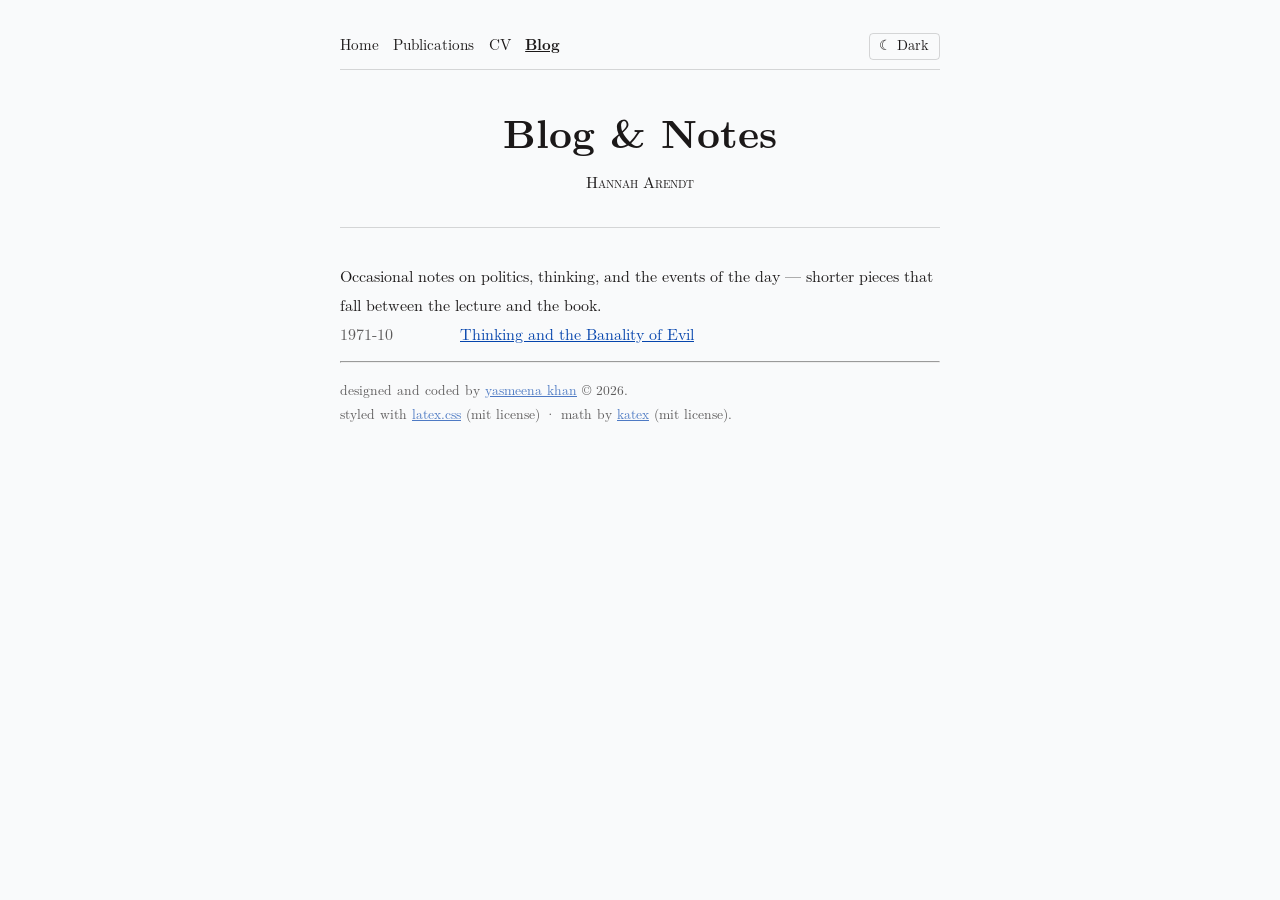
<file: blog.html>
<!DOCTYPE html>
<html lang="en">
<head>
  <meta charset="utf-8" />
  <meta name="viewport" content="width=device-width, initial-scale=1" />
  <title>Hannah Arendt — Blog</title>
  <meta name="description" content="Notes and essays by Hannah Arendt." />

  <link rel="icon" href="assets/favicon.svg" type="image/svg+xml" />

  <!-- Social preview (edit for your site) -->
  <meta property="og:type" content="website" />
  <meta property="og:title" content="Hannah Arendt — Blog" />
  <meta property="og:description" content="Notes and essays by Hannah Arendt." />
  <meta name="twitter:card" content="summary" />

  <link rel="stylesheet" href="styles/latex.min.css" />
  <link rel="stylesheet" href="styles/custom.css" />
</head>

<body>
  <script>try { if (localStorage.getItem("theme") === "dark") document.body.classList.add("latex-dark"); } catch (e) {}</script>

  <nav class="site-nav">
    <ul class="nav-links">
      <li><a href="index.html">Home</a></li>
      <li><a href="publications.html">Publications</a></li>
      <li><a href="cv.html">CV</a></li>
      <li><a href="blog.html" aria-current="page">Blog</a></li>
    </ul>
    <button class="theme-toggle" type="button" aria-pressed="false">☾ Dark</button>
  </nav>

  <header>
    <h1>Blog &amp; Notes</h1>
    <p class="author">Hannah Arendt</p>
  </header>

  <main id="main">
    <p>
      Occasional notes on politics, thinking, and the events of the day — shorter
      pieces that fall between the lecture and the book.
    </p>

    <ul class="post-list">
      <li>
        <span class="post-date">1971-10</span>
        <a href="posts/thinking-and-evil.html">Thinking and the Banality of Evil</a>
      </li>
    </ul>
  </main>

  <footer>
    <hr />
    <p style="font-size: 0.85rem; opacity: 0.7;">
      designed and coded by <a href="https://github.com/yasikhan">yasmeena khan</a> &copy; 2026.<br />
      styled with <a href="https://latex.vercel.app/">latex.css</a> (mit license) &middot;
      math by <a href="https://katex.org/">katex</a> (mit license).
    </p>
  </footer>

  <script src="scripts/theme.js"></script>
</body>
</html>
</file>
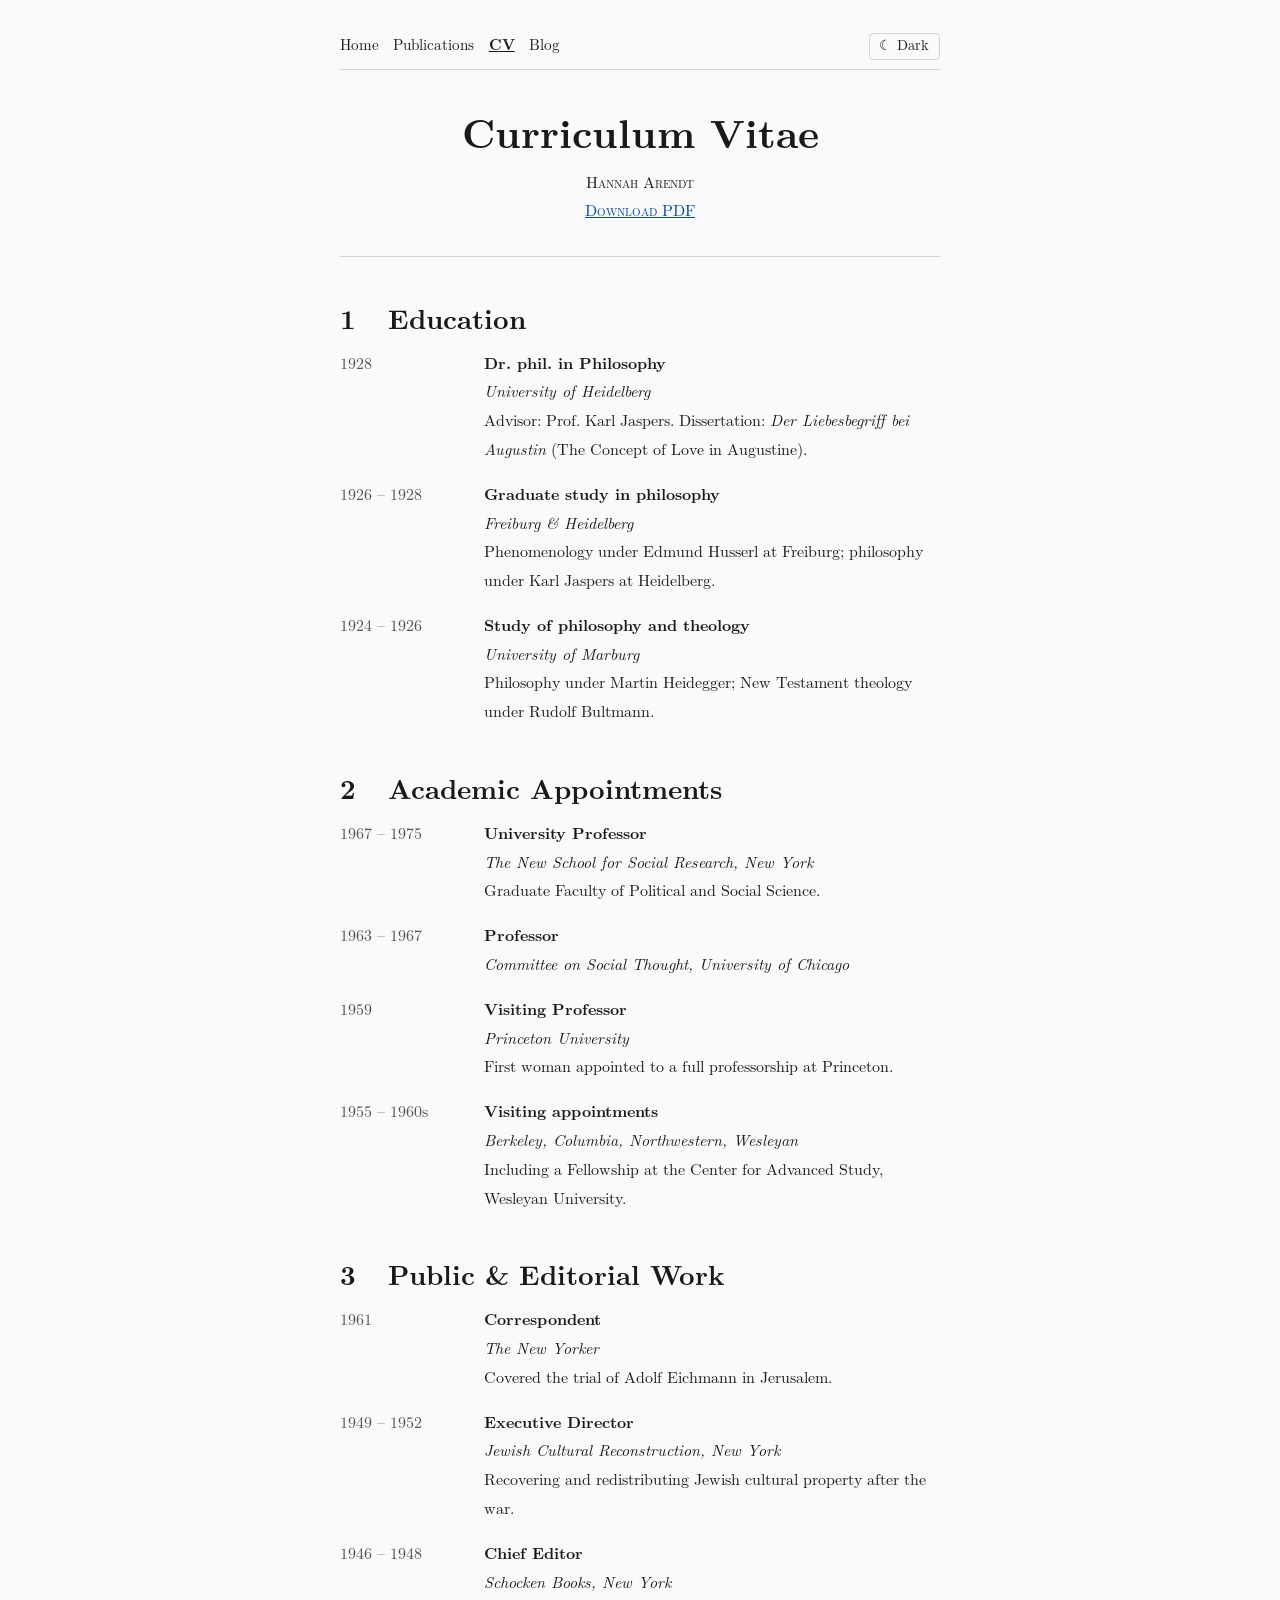
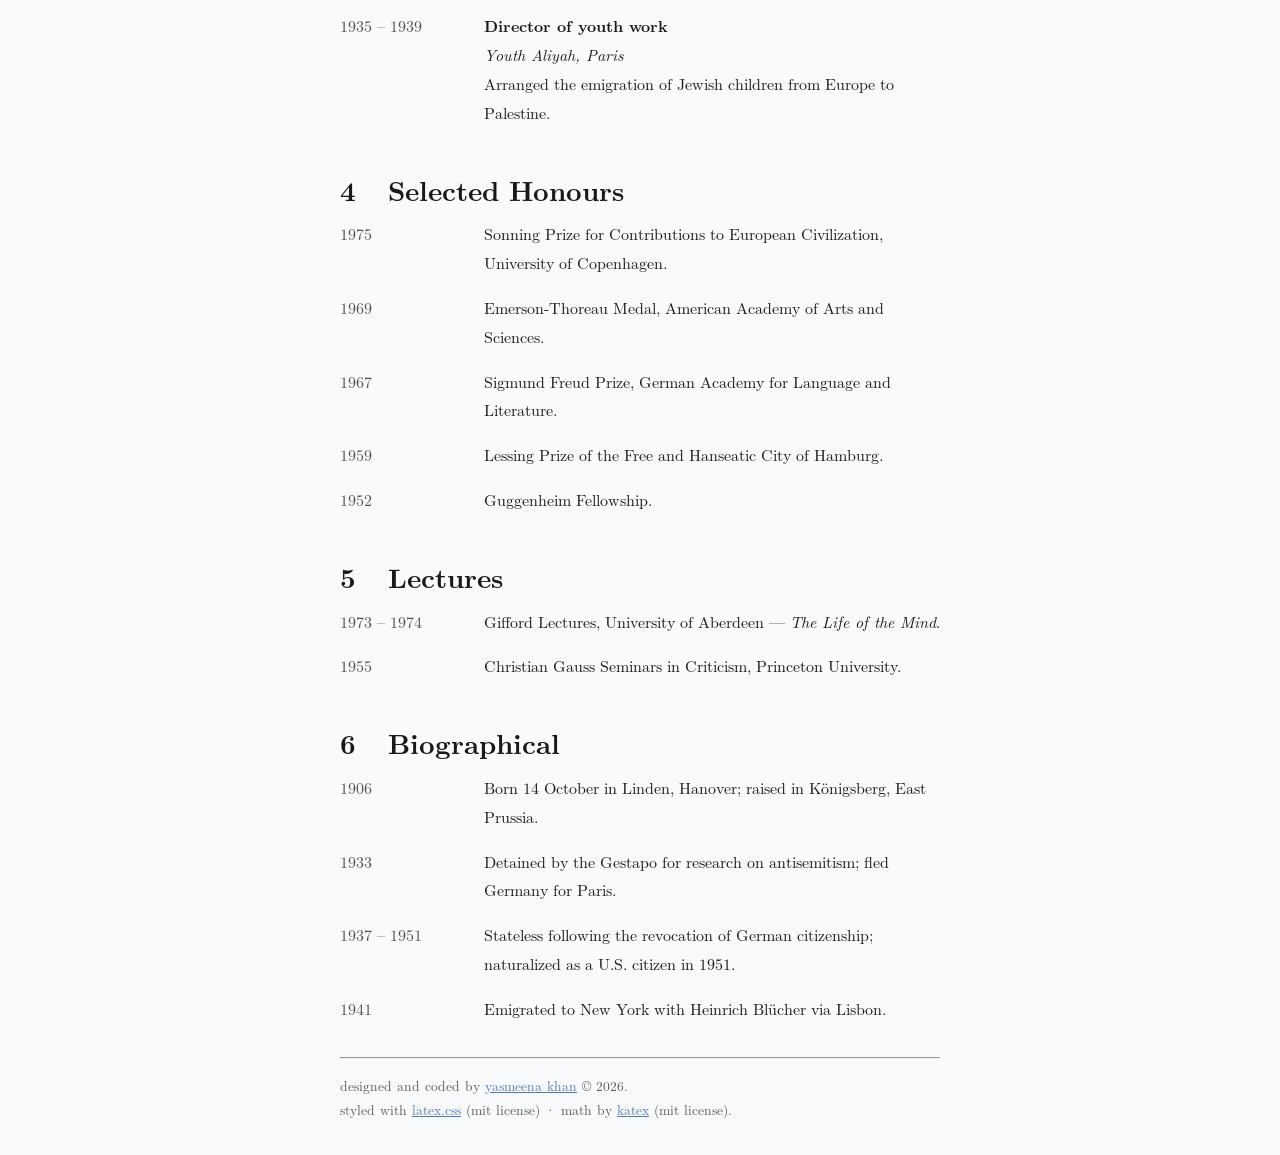
<file: cv.html>
<!DOCTYPE html>
<html lang="en">
<head>
  <meta charset="utf-8" />
  <meta name="viewport" content="width=device-width, initial-scale=1" />
  <title>Hannah Arendt — CV</title>
  <meta name="description" content="Curriculum vitae of Hannah Arendt." />

  <link rel="icon" href="assets/favicon.svg" type="image/svg+xml" />

  <!-- Social preview (edit for your site) -->
  <meta property="og:type" content="website" />
  <meta property="og:title" content="Hannah Arendt — CV" />
  <meta property="og:description" content="Curriculum vitae of Hannah Arendt." />
  <meta name="twitter:card" content="summary" />

  <link rel="stylesheet" href="styles/latex.min.css" />
  <link rel="stylesheet" href="styles/custom.css" />
</head>

<body>
  <script>try { if (localStorage.getItem("theme") === "dark") document.body.classList.add("latex-dark"); } catch (e) {}</script>

  <nav class="site-nav">
    <ul class="nav-links">
      <li><a href="index.html">Home</a></li>
      <li><a href="publications.html">Publications</a></li>
      <li><a href="cv.html" aria-current="page">CV</a></li>
      <li><a href="blog.html">Blog</a></li>
    </ul>
    <button class="theme-toggle" type="button" aria-pressed="false">☾ Dark</button>
  </nav>

  <header>
    <h1>Curriculum Vitae</h1>
    <p class="author">
      Hannah Arendt<br />
      <a href="assets/cv.pdf">Download PDF</a>
    </p>
  </header>

  <main id="main" class="numbered-sections">
    <section class="cv-section">
      <h2>Education</h2>
      <div class="cv-entry">
        <div class="cv-date">1928</div>
        <p class="cv-detail">
          <span class="cv-role">Dr. phil. in Philosophy</span><br />
          <span class="cv-place">University of Heidelberg</span><br />
          Advisor: Prof. Karl Jaspers. Dissertation: <em>Der Liebesbegriff bei Augustin</em> (The Concept of Love in Augustine).
        </p>
      </div>
      <div class="cv-entry">
        <div class="cv-date">1926 – 1928</div>
        <p class="cv-detail">
          <span class="cv-role">Graduate study in philosophy</span><br />
          <span class="cv-place">Freiburg &amp; Heidelberg</span><br />
          Phenomenology under Edmund Husserl at Freiburg; philosophy under Karl Jaspers at Heidelberg.
        </p>
      </div>
      <div class="cv-entry">
        <div class="cv-date">1924 – 1926</div>
        <p class="cv-detail">
          <span class="cv-role">Study of philosophy and theology</span><br />
          <span class="cv-place">University of Marburg</span><br />
          Philosophy under Martin Heidegger; New Testament theology under Rudolf Bultmann.
        </p>
      </div>
    </section>

    <section class="cv-section">
      <h2>Academic Appointments</h2>
      <div class="cv-entry">
        <div class="cv-date">1967 – 1975</div>
        <p class="cv-detail">
          <span class="cv-role">University Professor</span><br />
          <span class="cv-place">The New School for Social Research, New York</span><br />
          Graduate Faculty of Political and Social Science.
        </p>
      </div>
      <div class="cv-entry">
        <div class="cv-date">1963 – 1967</div>
        <p class="cv-detail">
          <span class="cv-role">Professor</span><br />
          <span class="cv-place">Committee on Social Thought, University of Chicago</span>
        </p>
      </div>
      <div class="cv-entry">
        <div class="cv-date">1959</div>
        <p class="cv-detail">
          <span class="cv-role">Visiting Professor</span><br />
          <span class="cv-place">Princeton University</span><br />
          First woman appointed to a full professorship at Princeton.
        </p>
      </div>
      <div class="cv-entry">
        <div class="cv-date">1955 – 1960s</div>
        <p class="cv-detail">
          <span class="cv-role">Visiting appointments</span><br />
          <span class="cv-place">Berkeley, Columbia, Northwestern, Wesleyan</span><br />
          Including a Fellowship at the Center for Advanced Study, Wesleyan University.
        </p>
      </div>
    </section>

    <section class="cv-section">
      <h2>Public &amp; Editorial Work</h2>
      <div class="cv-entry">
        <div class="cv-date">1961</div>
        <p class="cv-detail">
          <span class="cv-role">Correspondent</span><br />
          <span class="cv-place">The New Yorker</span><br />
          Covered the trial of Adolf Eichmann in Jerusalem.
        </p>
      </div>
      <div class="cv-entry">
        <div class="cv-date">1949 – 1952</div>
        <p class="cv-detail">
          <span class="cv-role">Executive Director</span><br />
          <span class="cv-place">Jewish Cultural Reconstruction, New York</span><br />
          Recovering and redistributing Jewish cultural property after the war.
        </p>
      </div>
      <div class="cv-entry">
        <div class="cv-date">1946 – 1948</div>
        <p class="cv-detail">
          <span class="cv-role">Chief Editor</span><br />
          <span class="cv-place">Schocken Books, New York</span>
        </p>
      </div>
      <div class="cv-entry">
        <div class="cv-date">1935 – 1939</div>
        <p class="cv-detail">
          <span class="cv-role">Director of youth work</span><br />
          <span class="cv-place">Youth Aliyah, Paris</span><br />
          Arranged the emigration of Jewish children from Europe to Palestine.
        </p>
      </div>
    </section>

    <section class="cv-section">
      <h2>Selected Honours</h2>
      <div class="cv-entry">
        <div class="cv-date">1975</div>
        <p class="cv-detail">Sonning Prize for Contributions to European Civilization, University of Copenhagen.</p>
      </div>
      <div class="cv-entry">
        <div class="cv-date">1969</div>
        <p class="cv-detail">Emerson-Thoreau Medal, American Academy of Arts and Sciences.</p>
      </div>
      <div class="cv-entry">
        <div class="cv-date">1967</div>
        <p class="cv-detail">Sigmund Freud Prize, German Academy for Language and Literature.</p>
      </div>
      <div class="cv-entry">
        <div class="cv-date">1959</div>
        <p class="cv-detail">Lessing Prize of the Free and Hanseatic City of Hamburg.</p>
      </div>
      <div class="cv-entry">
        <div class="cv-date">1952</div>
        <p class="cv-detail">Guggenheim Fellowship.</p>
      </div>
    </section>

    <section class="cv-section">
      <h2>Lectures</h2>
      <div class="cv-entry">
        <div class="cv-date">1973 – 1974</div>
        <p class="cv-detail">Gifford Lectures, University of Aberdeen — <em>The Life of the Mind</em>.</p>
      </div>
      <div class="cv-entry">
        <div class="cv-date">1955</div>
        <p class="cv-detail">Christian Gauss Seminars in Criticism, Princeton University.</p>
      </div>
    </section>

    <section class="cv-section">
      <h2>Biographical</h2>
      <div class="cv-entry">
        <div class="cv-date">1906</div>
        <p class="cv-detail">Born 14 October in Linden, Hanover; raised in Königsberg, East Prussia.</p>
      </div>
      <div class="cv-entry">
        <div class="cv-date">1933</div>
        <p class="cv-detail">Detained by the Gestapo for research on antisemitism; fled Germany for Paris.</p>
      </div>
      <div class="cv-entry">
        <div class="cv-date">1937 – 1951</div>
        <p class="cv-detail">Stateless following the revocation of German citizenship; naturalized as a U.S. citizen in 1951.</p>
      </div>
      <div class="cv-entry">
        <div class="cv-date">1941</div>
        <p class="cv-detail">Emigrated to New York with Heinrich Blücher via Lisbon.</p>
      </div>
    </section>
  </main>

  <footer>
    <hr />
    <p style="font-size: 0.85rem; opacity: 0.7;">
      designed and coded by <a href="https://github.com/yasikhan">yasmeena khan</a> &copy; 2026.<br />
      styled with <a href="https://latex.vercel.app/">latex.css</a> (mit license) &middot;
      math by <a href="https://katex.org/">katex</a> (mit license).
    </p>
  </footer>

  <script src="scripts/theme.js"></script>
</body>
</html>
</file>
<file: styles/custom.css>
/*
 * custom.css — site-specific styling on top of latex.css
 * latex.css does the heavy lifting (typography, LaTeX look, dark mode via .latex-dark).
 * This file only adds the bits latex.css doesn't ship: the running-header nav, a
 * theme-toggle button, and layout for the publications and CV lists.
 */

/* Theme-aware border color (latex.css doesn't expose a generic --border-color).
   Overridden below for dark mode so nav/button borders adapt. */
body { --nav-border: rgba(0, 0, 0, 0.15); }
body.latex-dark { --nav-border: rgba(255, 255, 255, 0.22); }

/* Links: blue + underline. Theme-aware — a deeper blue in light mode, a lighter
   blue in dark mode for contrast. Specific contexts (nav, pub-link chips,
   summaries) opt out of the underline below. */
a, a:link, a:visited { color: var(--link-blue); text-decoration: underline; }
body { --link-blue: #0645ad; }
body.latex-dark { --link-blue: #6ea8fe; }

/* Visible keyboard focus, theme-aware */
a:focus-visible,
.site-nav .nav-links a:focus-visible,
.theme-toggle:focus-visible {
  outline: 2px solid var(--body-color);
  outline-offset: 2px;
}

/* ---------- Title block — \maketitle style ---------- */
body > header {
  text-align: center;
  margin-bottom: 2.2rem;
  padding-bottom: 1rem;
  border-bottom: 1px solid var(--nav-border);
}
body > header h1 { margin-bottom: 0.4rem; }
body > header .author { margin-top: 0; }

/* ---------- Section numbering (opt-in via .numbered-sections) ---------- */
main.numbered-sections { counter-reset: h2counter; }
main.numbered-sections h2 { counter-reset: h3counter; }
main.numbered-sections h2::before {
  counter-increment: h2counter;
  content: counter(h2counter) "\00a0\00a0";
}
main.numbered-sections h3::before {
  counter-increment: h3counter;
  content: counter(h2counter) "." counter(h3counter) "\00a0\00a0";
}
/* An abstract is never numbered, even inside a numbered post */
main.numbered-sections .abstract h2::before { content: none; counter-increment: none; }

/* ---------- Running-header nav ---------- */
.site-nav {
  display: flex;
  align-items: baseline;
  justify-content: space-between;
  gap: 1rem;
  flex-wrap: wrap;
  margin-bottom: 2.5rem;
  padding-bottom: 0.6rem;
  border-bottom: 1px solid var(--nav-border);
  font-size: 0.95rem;
}

.site-nav .nav-links {
  list-style: none;
  padding: 0;
  margin: 0;
  display: flex;
  flex-wrap: wrap;
  gap: 0.35rem 0.9rem;
}

.site-nav .nav-links li { margin: 0; }

.site-nav .nav-links a {
  text-decoration: none;
  color: var(--body-color);
}
.site-nav .nav-links a:hover { text-decoration: underline; }

/* Current page: neutral + bold so "you are here" stands out against the blue links */
.site-nav .nav-links a[aria-current="page"] {
  color: var(--body-color);
  font-weight: bold;
  text-decoration: underline;
}

/* ---------- Theme toggle button ---------- */
.theme-toggle {
  font: inherit;
  font-size: 0.9rem;
  cursor: pointer;
  background: none;
  border: 1px solid var(--nav-border);
  border-radius: 4px;
  padding: 0.15rem 0.6rem;
  color: var(--body-color);
  line-height: 1.4;
  white-space: nowrap;
}
.theme-toggle:hover { border-color: var(--body-color); }

/* ---------- Home / About ---------- */
.intro {
  display: flex;
  align-items: center;
  gap: 1.9rem;
  margin: 1.5rem 0 2rem;
}
.profile { order: 2; }        /* photo on the right */
.intro-body { flex: 1 1 0; min-width: 0; }
.intro-body p { margin-top: 0; }
.intro-body p:last-child { margin-bottom: 0; }

.profile {
  flex: 0 0 auto;
  width: 160px;
  height: auto;
  border-radius: 6px;
  margin: 0;
}

.contact-links {
  text-align: center;
  margin-top: 0.6rem;
  font-size: 0.95rem;
}
.contact-links a { margin: 0 0.3rem; }

/* A simple News/updates list */
.news-list { list-style: none; padding-left: 0; }
.news-list li {
  display: flex;
  gap: 0.9rem;
  margin-bottom: 0.5rem;
}
.news-list .news-date {
  flex: 0 0 5.5rem;
  font-variant-numeric: tabular-nums;
  color: var(--body-color);
  opacity: 0.7;
}

/* ---------- Publications ---------- */
/* Reset the reference counter once on the page container so [n] runs continuously
   across the year sections (each <ol> resetting it would restart at [1]). */
main.numbered-pubs { counter-reset: pub; }
.pub-list { list-style: none; padding-left: 0; }
.pub-list > li {
  position: relative;
  padding-left: 2.2rem;
  margin-bottom: 1.4rem;
}
.pub-list > li::before {
  counter-increment: pub;
  content: "[" counter(pub) "]";
  position: absolute;
  left: 0;
  font-variant-numeric: tabular-nums;
}
.pub-title { font-weight: bold; }
.pub-authors { }
.pub-authors .me { text-decoration: underline; }
.pub-venue { font-style: italic; }

.pub-links { margin-top: 0.15rem; font-size: 0.9rem; }
.pub-links a {
  display: inline-block;
  margin-right: 0.4rem;
  text-decoration: none;
  border: 1px solid var(--nav-border);
  border-radius: 3px;
  padding: 0 0.4rem;
}
.pub-links a:hover { border-color: var(--body-color); text-decoration: none; }

.pub-list details { margin-top: 0.4rem; }
.pub-list summary { cursor: pointer; font-size: 0.9rem; }
.pub-list pre { margin-top: 0.4rem; }

/* ---------- CV ---------- */
.cv-section { margin-bottom: 2rem; }
.cv-entry {
  display: grid;
  grid-template-columns: 8rem 1fr;
  gap: 0.2rem 1rem;
  margin-bottom: 1rem;
}
.cv-entry .cv-date {
  font-variant-numeric: tabular-nums;
  opacity: 0.75;
}
.cv-entry .cv-detail { margin: 0; }
.cv-entry .cv-detail .cv-role { font-weight: bold; }
.cv-entry .cv-detail .cv-place { font-style: italic; }

/* ---------- Blog index ---------- */
.post-list { list-style: none; padding-left: 0; }
.post-list li {
  display: flex;
  gap: 1rem;
  margin-bottom: 0.7rem;
  align-items: baseline;
}
.post-list .post-date {
  flex: 0 0 6.5rem;
  font-variant-numeric: tabular-nums;
  opacity: 0.7;
}

/* ---------- Responsive ---------- */
@media (max-width: 600px) {
  .intro { flex-direction: column; align-items: center; text-align: center; gap: 1.2rem; }
  .intro-body { text-align: left; }
  .profile { width: 150px; order: -1; }   /* photo back on top when stacked */
  .cv-entry { grid-template-columns: 1fr; gap: 0; }
  .cv-entry .cv-date { opacity: 0.6; margin-bottom: 0.2rem; }
  .news-list li { flex-direction: column; gap: 0; }
}

/* ---------- Print (clean CV / posts as a document) ---------- */
@media print {
  .site-nav, .theme-toggle, footer { display: none !important; }
  body { color: #000; background: #fff; }
  a, a:link, a:visited { color: #000; }
  body > header { border-bottom-color: #000; }
  /* keep logical units together across page breaks */
  .cv-entry, .pub-list > li, .theorem, .proof, .abstract, .news-list li {
    break-inside: avoid;
  }
  .pub-list details { display: none; }  /* drop BibTeX blocks in print */
}
</file>
